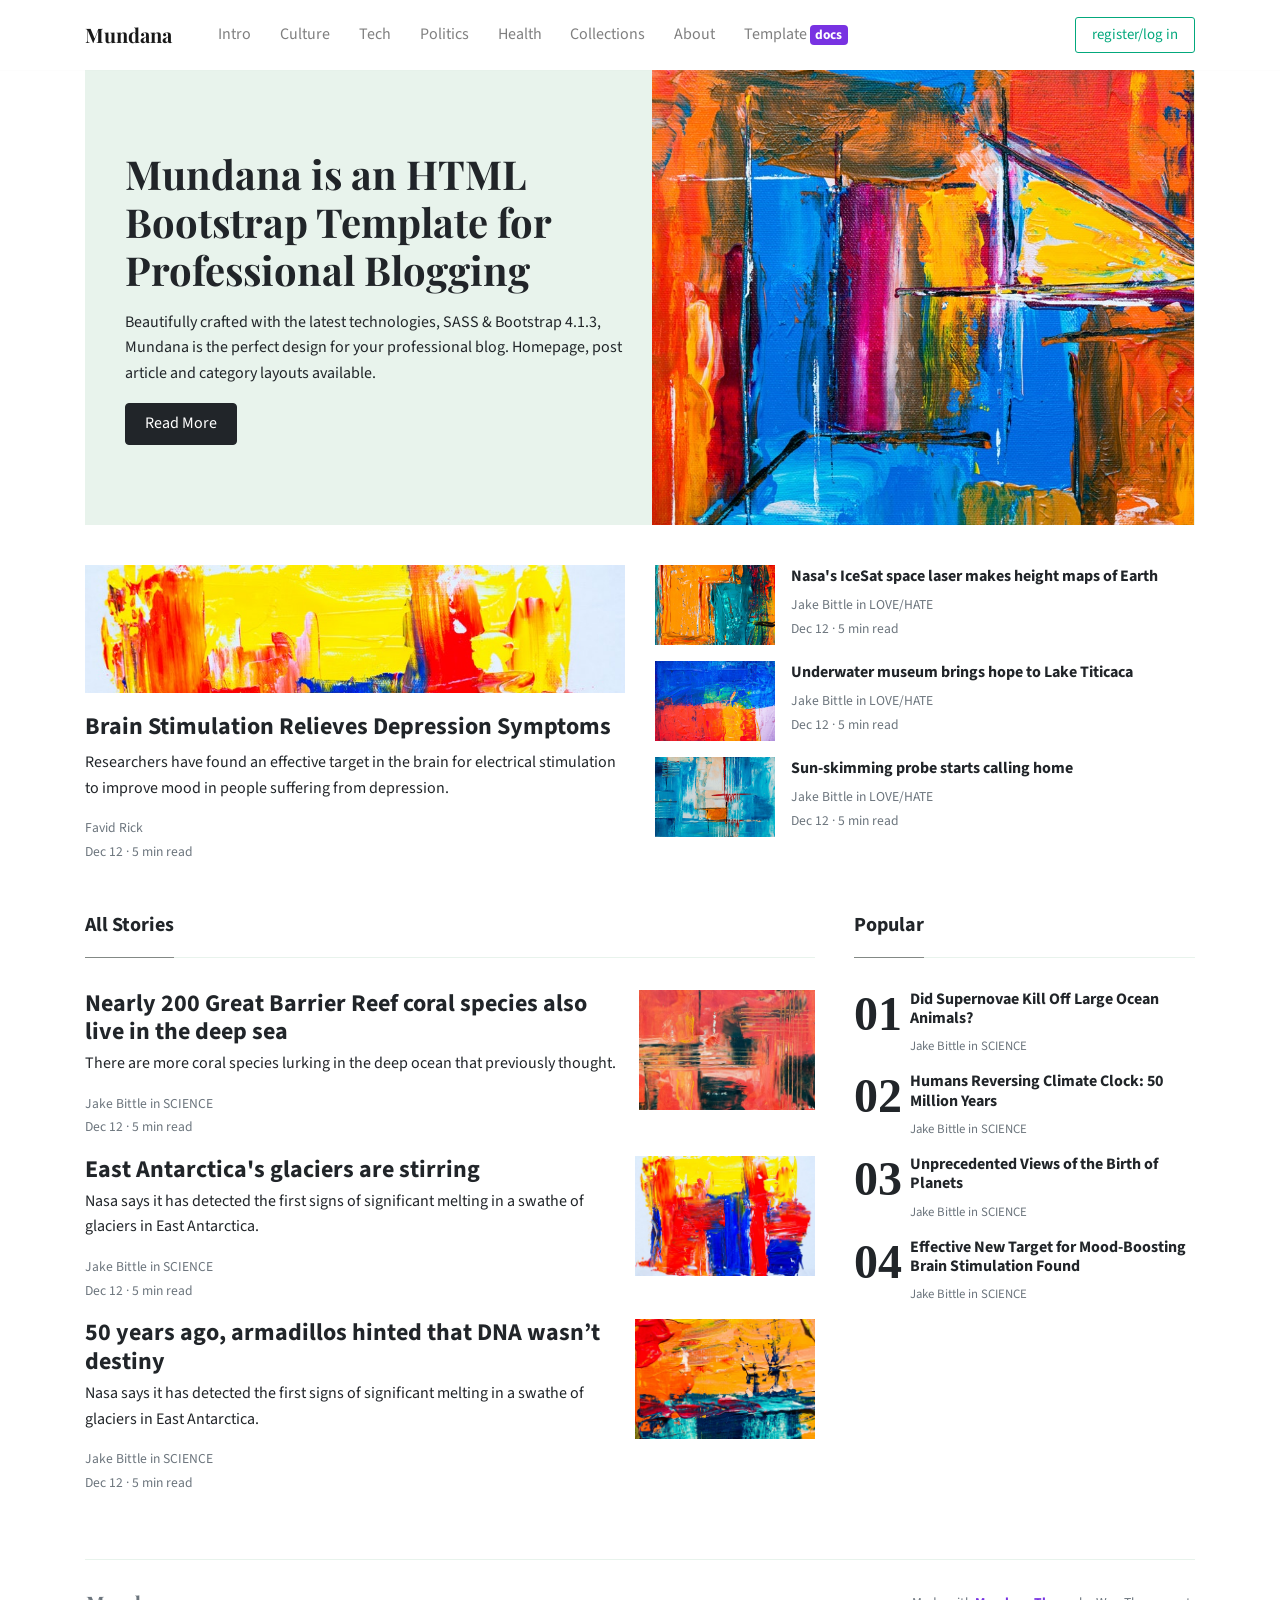
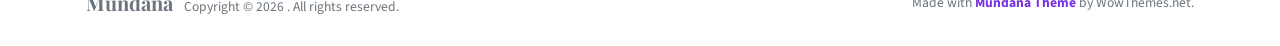
<file: Learning/CUIHUAFlowerStore-CourseDesign/web/index.html>
<!DOCTYPE html>
<html lang="en">
<head>
  <meta charset="utf-8"/>
  <link rel="apple-touch-icon" sizes="76x76" href="./assets/img/favicon.ico">
  <link rel="icon" type="image/png" href="./img/favicon.ico">
  <meta http-equiv="X-UA-Compatible" content="IE=edge,chrome=1"/>
  <title>CUIHUA Flower Store</title>
  <meta content='width=device-width, initial-scale=1.0, maximum-scale=1.0, user-scalable=0, shrink-to-fit=no' name='viewport'/>
  <!-- Google Font -->
  <link href="https://fonts.googleapis.com/css?family=Playfair+Display:400,700|Source+Sans+Pro:400,600,700" rel="stylesheet">
  <!-- Font Awesome Icons -->
  <link rel="stylesheet" href="https://use.fontawesome.com/releases/v5.3.1/css/all.css" integrity="sha384-mzrmE5qonljUremFsqc01SB46JvROS7bZs3IO2EmfFsd15uHvIt+Y8vEf7N7fWAU" crossorigin="anonymous">
  <!-- Main CSS -->
  <link href="./css/main.css" rel="stylesheet"/>
</head>
<body>
<!--------------------------------------
NAVBAR
--------------------------------------->
<nav class="topnav navbar navbar-expand-lg navbar-light bg-white fixed-top">
  <div class="container">
    <a class="navbar-brand" href="./index.html"><strong>Mundana</strong></a>
    <button class="navbar-toggler collapsed" type="button" data-toggle="collapse" data-target="#navbarColor02" aria-controls="navbarColor02" aria-expanded="false" aria-label="Toggle navigation">
      <span class="navbar-toggler-icon"></span>
    </button>
    <div class="navbar-collapse collapse" id="navbarColor02" style="">
      <ul class="navbar-nav mr-auto d-flex align-items-center">
        <li class="nav-item">
          <a class="nav-link" href="./index.html">Intro <span class="sr-only">(current)</span></a>
        </li>
        <li class="nav-item">
          <a class="nav-link" href="./article.html">Culture</a>
        </li>
        <li class="nav-item">
          <a class="nav-link" href="./article.html">Tech</a>
        </li>
        <li class="nav-item">
          <a class="nav-link" href="./article.html">Politics</a>
        </li>
        <li class="nav-item">
          <a class="nav-link" href="./article.html">Health</a>
        </li>
        <li class="nav-item">
          <a class="nav-link" href="./article.html">Collections</a>
        </li>
        <li class="nav-item">
          <a class="nav-link" href="./about.html">About</a>
        </li>
        <li class="nav-item">
          <a class="nav-link" href="./docs.html">Template <span class="badge badge-secondary">docs</span></a>
        </li>
      </ul>
      <ul class="navbar-nav ml-auto d-flex align-items-center">
        <li class="nav-item highlight">
          <a class="nav-link" href="./index.html">register/log in</a>
        </li>
      </ul>
    </div>
  </div>
</nav>
<!-- End Navbar -->


<!--------------------------------------
HEADER
--------------------------------------->
<div class="container">
  <div class="jumbotron jumbotron-fluid mb-3 pt-0 pb-0 bg-lightblue position-relative">
    <div class="pl-4 pr-0 h-100 tofront">
      <div class="row justify-content-between">
        <div class="col-md-6 pt-6 pb-6 align-self-center">
          <h1 class="secondfont mb-3 font-weight-bold">Mundana is an HTML Bootstrap Template for Professional Blogging</h1>
          <p class="mb-3">
            Beautifully crafted with the latest technologies, SASS & Bootstrap 4.1.3, Mundana is the perfect design for your professional blog. Homepage, post article and category layouts available.
          </p>
          <a href="./article.html" class="btn btn-dark">Read More</a>
        </div>
        <div class="col-md-6 d-none d-md-block pr-0" style="background-size:cover;background-image:url(./img/demo/home.jpg);">	</div>
      </div>
    </div>
  </div>
</div>
<!-- End Header -->


<!--------------------------------------
MAIN
--------------------------------------->

<div class="container pt-4 pb-4">
  <div class="row">
    <div class="col-lg-6">
      <div class="card border-0 mb-4 box-shadow h-xl-300">
        <div style="background-image: url(./img/demo/1.jpg); height: 150px;    background-size: cover;    background-repeat: no-repeat;"></div>
        <div class="card-body px-0 pb-0 d-flex flex-column align-items-start">
          <h2 class="h4 font-weight-bold">
            <a class="text-dark" href="./article.html">Brain Stimulation Relieves Depression Symptoms</a>
          </h2>
          <p class="card-text">
            Researchers have found an effective target in the brain for electrical stimulation to improve mood in people suffering from depression.
          </p>
          <div>
            <small class="d-block"><a class="text-muted" href="./author.html">Favid Rick</a></small>
            <small class="text-muted">Dec 12 &middot; 5 min read</small>
          </div>
        </div>
      </div>
    </div>
    <div class="col-lg-6">
      <div class="flex-md-row mb-4 box-shadow h-xl-300">
        <div class="mb-3 d-flex align-items-center">
          <img height="80" src="./img/demo/blog4.jpg">
          <div class="pl-3">
            <h2 class="mb-2 h6 font-weight-bold">
              <a class="text-dark" href="./article.html">Nasa's IceSat space laser makes height maps of Earth</a>
            </h2>
            <div class="card-text text-muted small">
              Jake Bittle in LOVE/HATE
            </div>
            <small class="text-muted">Dec 12 &middot; 5 min read</small>
          </div>
        </div>
        <div class="mb-3 d-flex align-items-center">
          <img height="80" src="./img/demo/blog5.jpg">
          <div class="pl-3">
            <h2 class="mb-2 h6 font-weight-bold">
              <a class="text-dark" href="./article.html">Underwater museum brings hope to Lake Titicaca</a>
            </h2>
            <div class="card-text text-muted small">
              Jake Bittle in LOVE/HATE
            </div>
            <small class="text-muted">Dec 12 &middot; 5 min read</small>
          </div>
        </div>
        <div class="mb-3 d-flex align-items-center">
          <img height="80" src="./img/demo/blog6.jpg">
          <div class="pl-3">
            <h2 class="mb-2 h6 font-weight-bold">
              <a class="text-dark" href="./article.html">Sun-skimming probe starts calling home</a>
            </h2>
            <div class="card-text text-muted small">
              Jake Bittle in LOVE/HATE
            </div>
            <small class="text-muted">Dec 12 &middot; 5 min read</small>
          </div>
        </div>
      </div>
    </div>
  </div>
</div>

<div class="container">
  <div class="row justify-content-between">
    <div class="col-md-8">
      <h5 class="font-weight-bold spanborder"><span>All Stories</span></h5>
      <div class="mb-3 d-flex justify-content-between">
        <div class="pr-3">
          <h2 class="mb-1 h4 font-weight-bold">
            <a class="text-dark" href="./article.html">Nearly 200 Great Barrier Reef coral species also live in the deep sea</a>
          </h2>
          <p>
            There are more coral species lurking in the deep ocean that previously thought.
          </p>
          <div class="card-text text-muted small">
            Jake Bittle in SCIENCE
          </div>
          <small class="text-muted">Dec 12 &middot; 5 min read</small>
        </div>
        <img height="120" src="./img/demo/blog8.jpg">
      </div>
      <div class="mb-3 d-flex justify-content-between">
        <div class="pr-3">
          <h2 class="mb-1 h4 font-weight-bold">
            <a class="text-dark" href="./article.html">East Antarctica's glaciers are stirring</a>
          </h2>
          <p>
            Nasa says it has detected the first signs of significant melting in a swathe of glaciers in East Antarctica.
          </p>
          <div class="card-text text-muted small">
            Jake Bittle in SCIENCE
          </div>
          <small class="text-muted">Dec 12 &middot; 5 min read</small>
        </div>
        <img height="120" src="./img/demo/1.jpg">
      </div>
      <div class="mb-3 d-flex justify-content-between">
        <div class="pr-3">
          <h2 class="mb-1 h4 font-weight-bold">
            <a class="text-dark" href="./article.html">50 years ago, armadillos hinted that DNA wasn’t destiny</a>
          </h2>
          <p>
            Nasa says it has detected the first signs of significant melting in a swathe of glaciers in East Antarctica.
          </p>
          <div class="card-text text-muted small">
            Jake Bittle in SCIENCE
          </div>
          <small class="text-muted">Dec 12 &middot; 5 min read</small>
        </div>
        <img height="120" src="./img/demo/5.jpg">
      </div>
    </div>
    <div class="col-md-4 pl-4">
      <h5 class="font-weight-bold spanborder"><span>Popular</span></h5>
      <ol class="list-featured">
        <li>
				<span>
				<h6 class="font-weight-bold">
				<a href="./article.html" class="text-dark">Did Supernovae Kill Off Large Ocean Animals?</a>
				</h6>
				<p class="text-muted">
					Jake Bittle in SCIENCE
				</p>
				</span>
        </li>
        <li>
				<span>
				<h6 class="font-weight-bold">
				<a href="./article.html" class="text-dark">Humans Reversing Climate Clock: 50 Million Years</a>
				</h6>
				<p class="text-muted">
					Jake Bittle in SCIENCE
				</p>
				</span>
        </li>
        <li>
				<span>
				<h6 class="font-weight-bold">
				<a href="./article.html" class="text-dark">Unprecedented Views of the Birth of Planets</a>
				</h6>
				<p class="text-muted">
					Jake Bittle in SCIENCE
				</p>
				</span>
        </li>
        <li>
				<span>
				<h6 class="font-weight-bold">
				<a href="./article.html" class="text-dark">Effective New Target for Mood-Boosting Brain Stimulation Found</a>
				</h6>
				<p class="text-muted">
					Jake Bittle in SCIENCE
				</p>
				</span>
        </li>
      </ol>
    </div>
  </div>
</div>

<!--------------------------------------
FOOTER
--------------------------------------->
<div class="container mt-5">
  <footer class="bg-white border-top p-3 text-muted small">
    <div class="row align-items-center justify-content-between">
      <div>
        <span class="navbar-brand mr-2"><strong>Mundana</strong></span> Copyright &copy;
        <script>document.write(new Date().getFullYear())</script>
        . All rights reserved.
      </div>
      <div>
        Made with <a target="_blank" class="text-secondary font-weight-bold" href="https://www.wowthemes.net/mundana-free-html-bootstrap-template/">Mundana Theme</a> by WowThemes.net.
      </div>
    </div>
  </footer>
</div>
<!-- End Footer -->

<!--------------------------------------
JAVASCRIPTS
--------------------------------------->
<script src="./js/vendor/jquery.min.js" type="text/javascript"></script>
<script src="./js/vendor/popper.min.js" type="text/javascript"></script>
<script src="./js/vendor/bootstrap.min.js" type="text/javascript"></script>
<script src="./js/functions.js" type="text/javascript"></script>
</body>
</html>
</file>
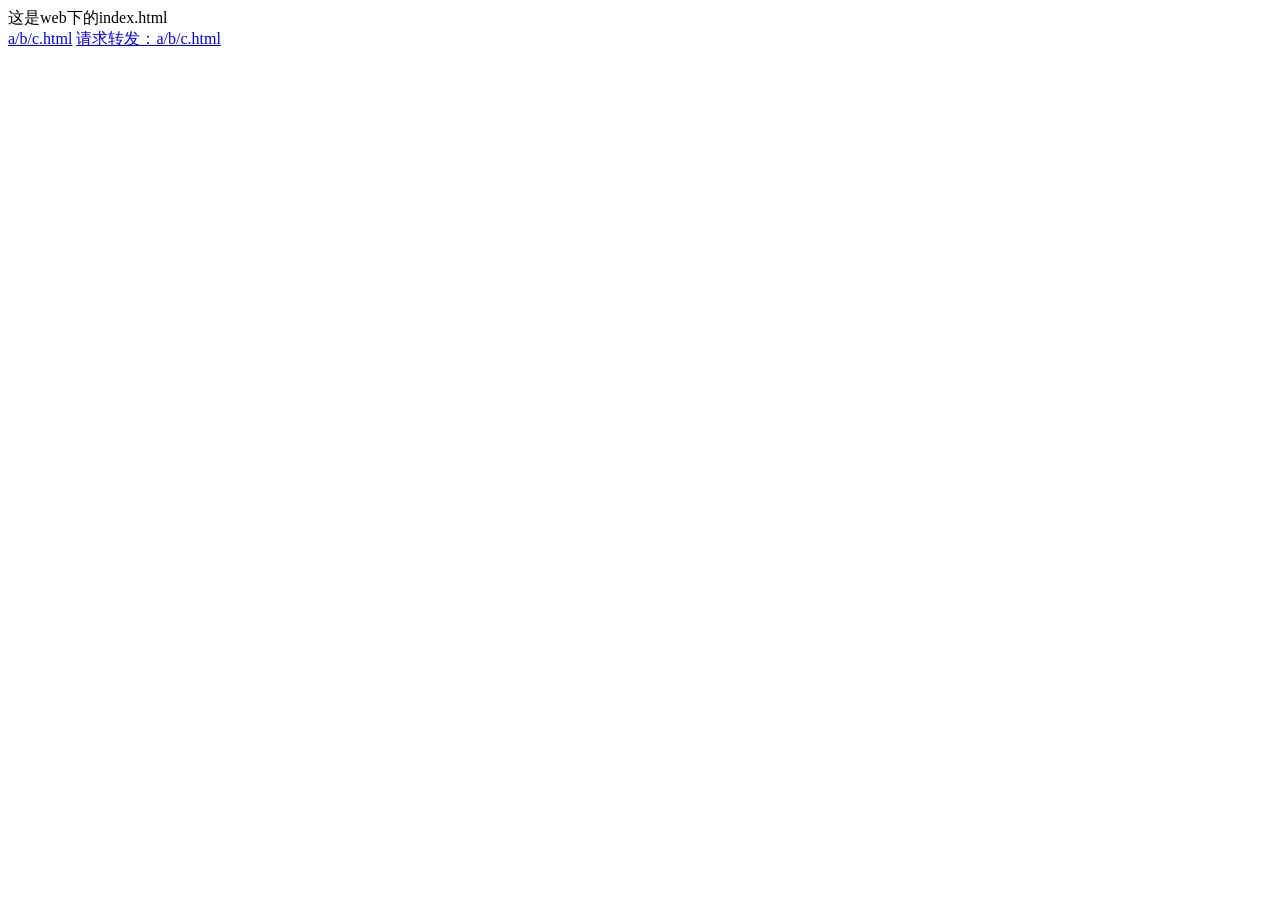
<file: Learning/HttpServletRequest/web/index.html>
<!DOCTYPE html>
<html lang="en">
<head>
    <meta charset="UTF-8">
    <title>首页</title>
</head>
<body>
    这是web下的index.html<br>
    <a href="a/b/c.html">a/b/c.html</a>
    <a href="http://localhost:8088/HttpServletRequest_war_exploded/frowardC">请求转发：a/b/c.html</a>
</body>
</html>
</file>
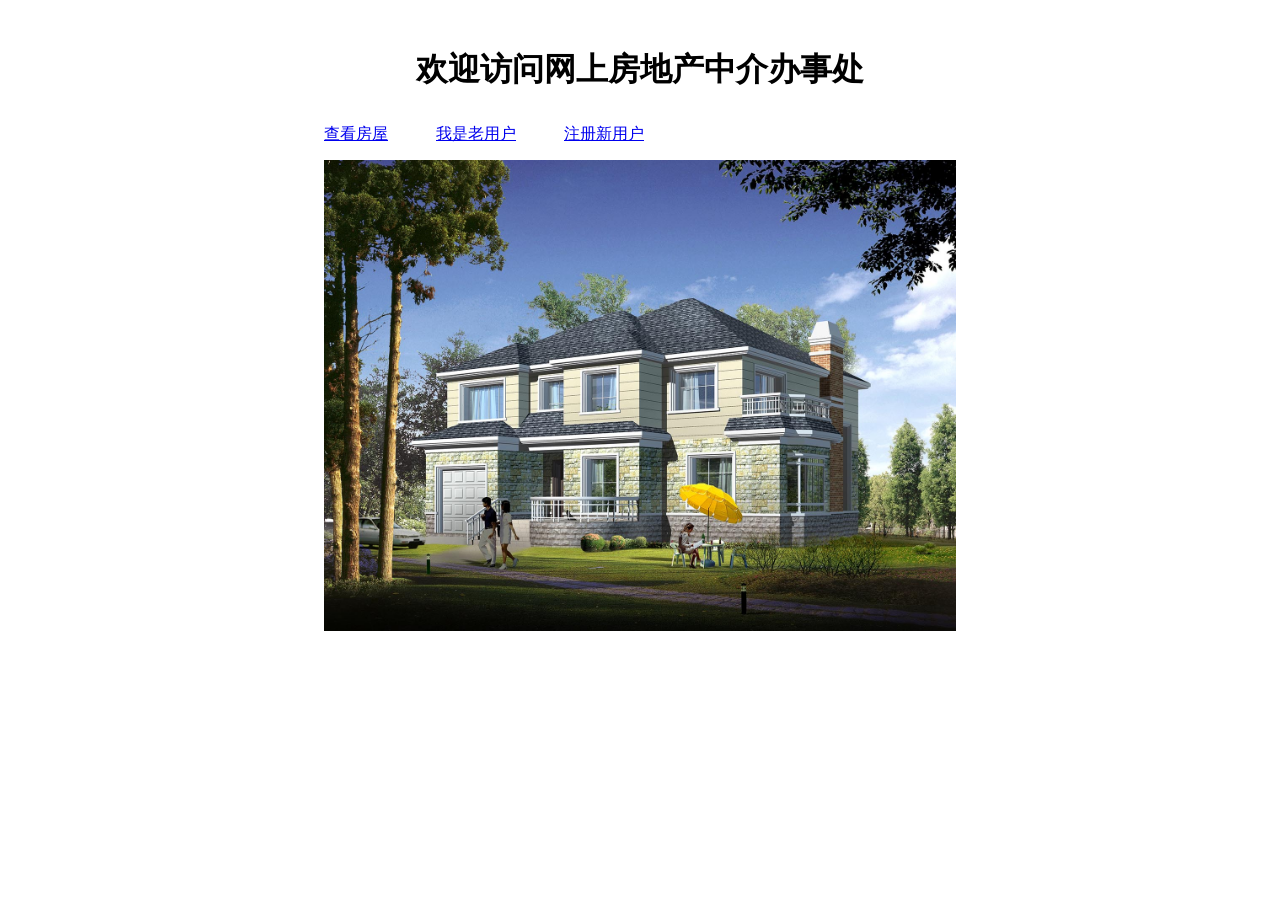
<file: project-6/HouseManageOS/WebRoot/index.html>
<html>
<head>
  <meta charset="UTF-8">
  <title>网上房地产中介办事处</title>
</head>
<body>
<center style="margin-top:3em">
  <h1>欢迎访问网上房地产中介办事处</h1>
  <div style="margin-top:2em; width: 50%">
    <div>
      <div style="float:left;padding-right:3em"><a href="./listHouse">查看房屋</a></div>
      <div style="float:left;padding-right:3em"><a href="./oldUserLogin.html">我是老用户</a></div>
      <div style="float:left;padding-right:3em"><a href="./newUserEnroll.html">注册新用户</a></div>
    </div>
  </div>
  <br><br>
  <img src="./images/house.png" style="width:50%"></img>
</center>
</body>
</html>
</file>
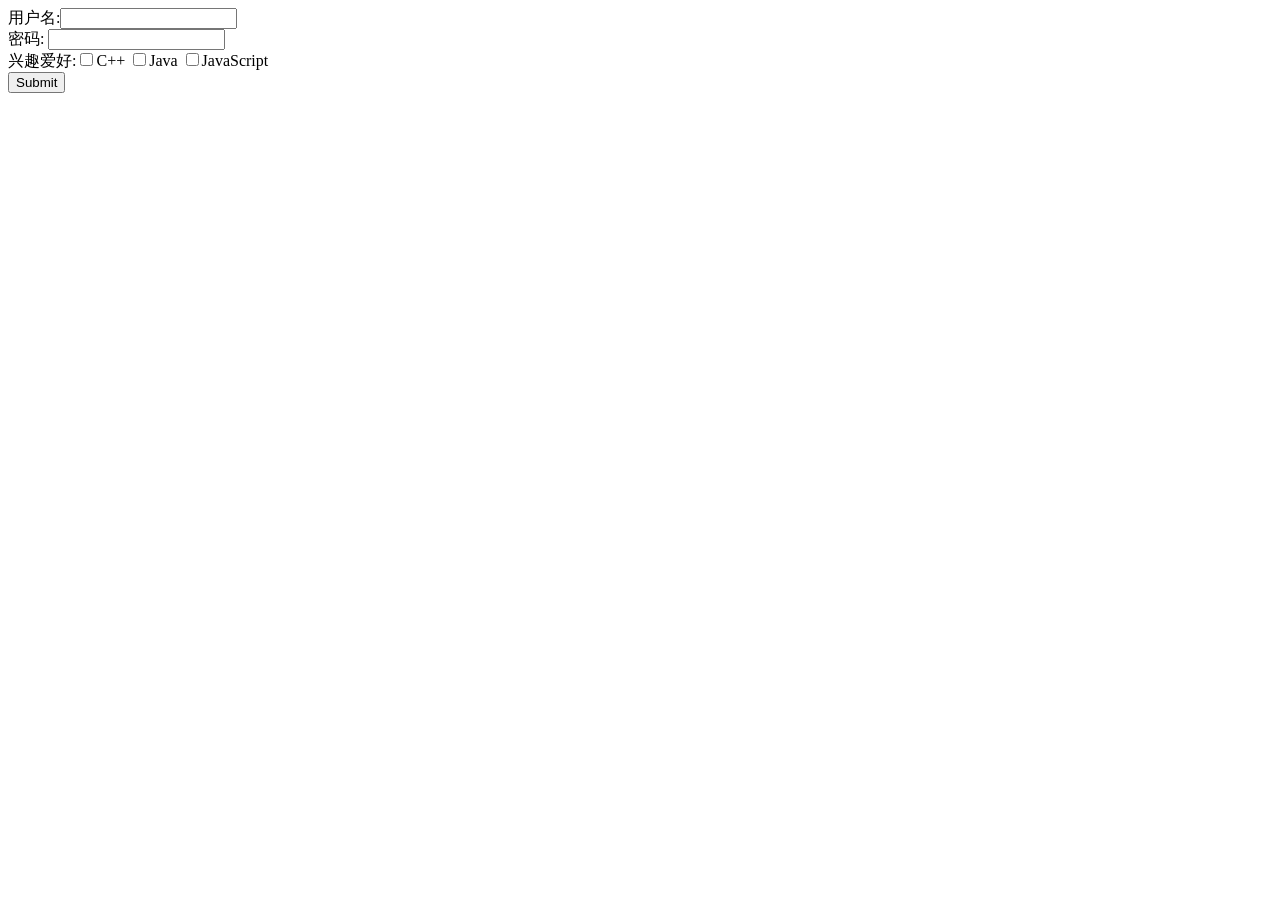
<file: Learning/HttpServletRequest/web/form.html>
<!DOCTYPE html>
<html lang="en">
<head>
    <meta charset="UTF-8">
    <title>Title</title>
</head>
<body>
    <form action="http://localhost:8088/HttpServletRequest_war_exploded/parameterServlet" method="get">
        用户名:<input type="text" name="username"><br/>
        密码: <input type="password" name="password"><br/>
        兴趣爱好:<input type="checkbox" name="hobby" value="cpp">C++
        <input type="checkbox" name="hobby" value="java">Java
        <input type="checkbox" name="hobby" value="js">JavaScript<br/>
        <input type="submit">
    </form>
</body>
</html>
</file>
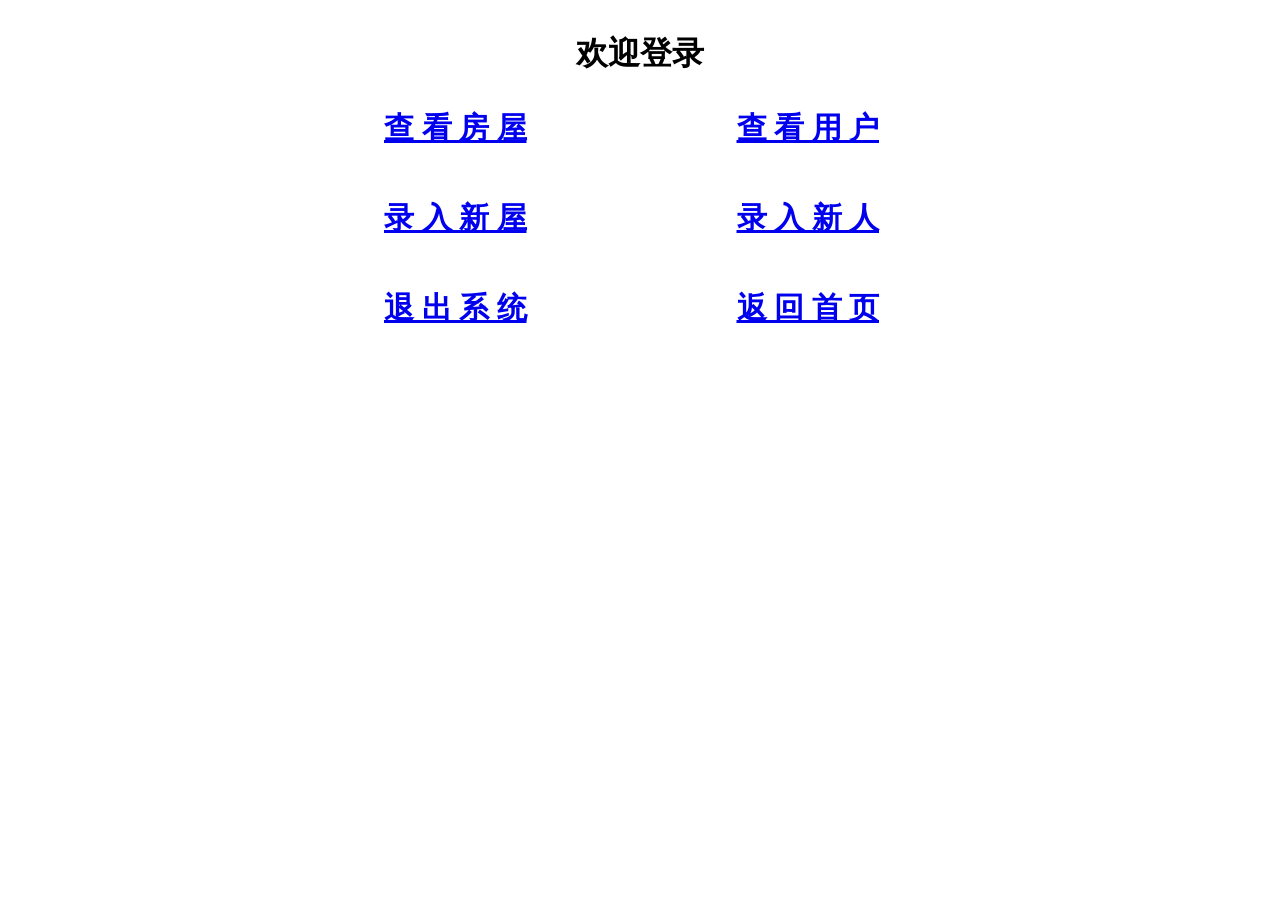
<file: project-6/HouseManageOS/WebRoot/admin.html>
<html>
<head>
  <meta charset="UTF-8">
  <title>后台访问界面</title>
</head>
<body>
<center style="margin-top:2em">
  <h1>欢迎登录</h1>
  <div style="margin-top:2em; width: 50%">
    <div style="float:left;font-weight:bold;font-family:'Times New Roman', Times, serif;font-size: 30px;">
      <div style="">
        <div style="float:left;padding-left:2em"><a href="./listHouse">查 看 房 屋</a></div>
        <div style="float:left;padding-left:7em"><a href="./listOwner">查 看 用 户</a></div>
      </div>
      <div style="padding-top:3em">
        <div style="float:left;padding-left:2em"><a href="./submit-house.html">录 入 新 屋</a></div>
        <div style="float:left;padding-left:7em"><a href="./submit-owner.html">录 入 新 人</a></div>
      </div>
      <div style="padding-top:3em">
        <div style="float:left;padding-left:2em"><a href="./logout">退 出 系 统</a></div>
        <div style="float:left;padding-left:7em"><a href="./index.html">返 回 首 页</a></div>
      </div>
    </div>
  </div>
  <br><br>
</center>
</body>
</html>
</file>
